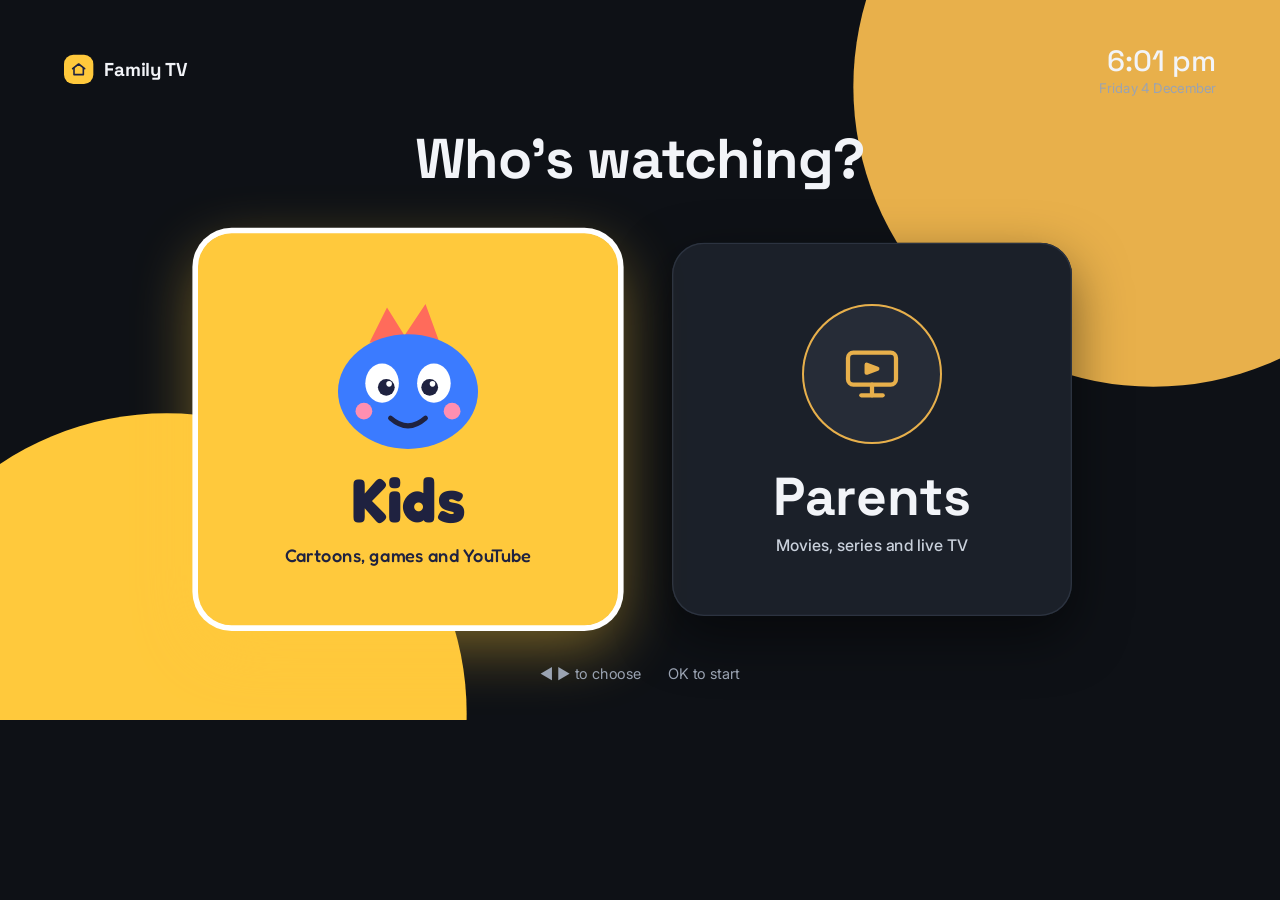
<file: app/src/main/assets/www/index.html>
<!doctype html>
<html lang="en">
<head>
<meta charset="utf-8">
<meta name="viewport" content="width=1920">
<title>Family TV</title>
<link rel="preconnect" href="https://fonts.googleapis.com">
<link href="https://fonts.googleapis.com/css2?family=Fredoka:wght@500;600;700&family=Space+Grotesk:wght@500;700&family=Inter:wght@400;500;600&display=swap" rel="stylesheet">
<link rel="stylesheet" href="style.css">
</head>
<body>
<div id="stage">

  <!-- 1 · Who's watching? -->
  <section id="picker" class="screen active" aria-label="Who's watching?">
    <div class="glow g1" aria-hidden="true"></div>
    <div class="glow g2" aria-hidden="true"></div>
    <header class="topbar">
      <div class="brand"><span class="brand-mark" aria-hidden="true"><svg width="24" height="24" viewBox="0 0 24 24" fill="none" stroke="#1F2240" stroke-width="2.4" stroke-linecap="round" stroke-linejoin="round"><path d="M3 11l9-7 9 7"/><path d="M5 10v10h14V10"/></svg></span>Family TV</div>
      <div class="clock"><div class="time" data-clock="time"></div><div class="date" data-clock="date"></div></div>
    </header>
    <div class="picker-body">
      <h1>Who's watching?</h1>
      <div class="picker-cards">
        <button class="pick pick-kids" data-nav data-action="kids" aria-label="Kids">
          <svg class="bob mascot" width="250" height="230" viewBox="0 0 250 230" aria-hidden="true"><use href="#mascot"/></svg>
          <span class="pick-title">Kids</span>
          <span class="pick-sub">Cartoons, games and YouTube</span>
        </button>
        <button class="pick pick-parents" data-nav data-action="parents" aria-label="Parents, PIN protected">
          <span class="pick-badge" aria-hidden="true"><svg width="96" height="96" viewBox="0 0 24 24" fill="none" stroke="#E8B04B" stroke-width="1.6" stroke-linecap="round" stroke-linejoin="round"><rect x="3" y="4" width="18" height="12" rx="2"/><path d="M8 20h8"/><path d="M12 16v4"/><path d="M10 8.5l4 1.5-4 1.5z" fill="#E8B04B"/></svg></span>
          <span class="pick-title">Parents</span>
          <span class="pick-sub"><svg width="22" height="22" viewBox="0 0 24 24" fill="none" stroke="#E8B04B" stroke-width="2" stroke-linecap="round" aria-hidden="true"><rect x="5" y="11" width="14" height="10" rx="2"/><path d="M8 11V7a4 4 0 0 1 8 0v4"/></svg> Movies, series and live TV · PIN</span>
        </button>
      </div>
    </div>
    <footer class="hints"><span>◀ ▶ to choose</span><span>OK to start</span></footer>
  </section>

  <!-- 1b · Which kid? -->
  <section id="who" class="screen" aria-label="Which kid is watching?">
    <div class="who-bg" aria-hidden="true">
      <i style="left:6%;top:14%;background:#FF5A5F"></i><i style="left:18%;top:78%;background:#9B6BFF"></i>
      <i style="left:42%;top:8%;background:#5BD46B"></i><i style="left:66%;top:86%;background:#FF9F43"></i>
      <i style="left:86%;top:18%;background:#3B9BFF"></i><i style="left:92%;top:66%;background:#FF8FB1"></i>
      <i style="left:4%;top:52%;background:#FFFFFF"></i><i style="left:56%;top:22%;background:#FFFFFF"></i>
    </div>
    <div class="who-body">
      <h1 class="who-title">Who's watching?</h1>
      <div class="who-cards" id="who-cards"></div>
    </div>
    <footer class="hints who-hints"><span>◀ ▶ to choose</span><span>OK to start</span><span>Back for grown-ups</span></footer>
  </section>

  <!-- PIN pad -->
  <section id="pin" class="screen" aria-label="Parents PIN">
    <div class="pin-box">
      <h2 id="pin-title">Enter parents PIN</h2>
      <p id="pin-sub">4 digits</p>
      <div class="pin-dots" aria-hidden="true"><i></i><i></i><i></i><i></i></div>
      <div class="pin-pad" id="pin-pad"></div>
      <p id="pin-msg" role="status"></p>
    </div>
  </section>

  <!-- 2 · Kids -->
  <section id="kids" class="screen" aria-label="Kids home">
    <div class="kids-bg" aria-hidden="true">
      <svg width="1920" height="1080" viewBox="0 0 1920 1080">
        <defs>
          <linearGradient id="sky" x1="0" y1="0" x2="0" y2="1"><stop offset="0" stop-color="#6FCBFF"/><stop offset="1" stop-color="#D6F3FF"/></linearGradient>
          <pattern id="dots" width="34" height="34" patternUnits="userSpaceOnUse"><circle cx="4" cy="4" r="3" fill="#FFFFFF" opacity=".35"/></pattern>
        </defs>
        <rect width="1920" height="1080" fill="url(#sky)"/>
        <rect width="1920" height="1080" fill="url(#dots)"/>
        <!-- sun -->
        <g class="spin" style="transform-origin:1700px 150px">
          <g stroke="#FFC93C" stroke-width="14" stroke-linecap="round">
            <path d="M1700 20v-40M1700 280v40M1570 150h-40M1830 150h40M1608 58l-28-28M1792 242l28 28M1608 242l-28 28M1792 58l28-28"/>
          </g>
        </g>
        <circle cx="1700" cy="150" r="92" fill="#FFD84D"/>
        <circle cx="1670" cy="135" r="9" fill="#1F2240"/><circle cx="1730" cy="135" r="9" fill="#1F2240"/>
        <path d="M1668 170 Q1700 196 1732 170" fill="none" stroke="#1F2240" stroke-width="8" stroke-linecap="round"/>
        <circle cx="1650" cy="165" r="12" fill="#FF8FB1" opacity=".8"/><circle cx="1750" cy="165" r="12" fill="#FF8FB1" opacity=".8"/>
        <!-- rainbow -->
        <g fill="none" stroke-width="34" opacity=".9">
          <path d="M-60 1080 A560 560 0 0 1 1060 1080" stroke="#FF5A5F"/>
          <path d="M-26 1080 A526 526 0 0 1 1026 1080" stroke="#FF9F43"/>
          <path d="M8 1080 A492 492 0 0 1 992 1080" stroke="#FFD84D"/>
          <path d="M42 1080 A458 458 0 0 1 958 1080" stroke="#5BD46B"/>
          <path d="M76 1080 A424 424 0 0 1 924 1080" stroke="#3B9BFF"/>
          <path d="M110 1080 A390 390 0 0 1 890 1080" stroke="#9B6BFF"/>
        </g>
        <!-- clouds -->
        <g class="drift" fill="#FFFFFF"><ellipse cx="300" cy="240" rx="90" ry="44"/><ellipse cx="370" cy="214" rx="70" ry="54"/><ellipse cx="440" cy="246" rx="70" ry="40"/></g>
        <g class="drift2" fill="#FFFFFF" opacity=".9"><ellipse cx="1180" cy="120" rx="80" ry="38"/><ellipse cx="1240" cy="98" rx="60" ry="46"/><ellipse cx="1300" cy="124" rx="62" ry="34"/></g>
        <!-- balloons -->
        <g class="float1"><path d="M1860 470 q-6 70 10 140" stroke="#1F2240" stroke-width="3" fill="none"/><ellipse cx="1860" cy="420" rx="44" ry="54" fill="#FF5A5F"/><ellipse cx="1846" cy="400" rx="10" ry="16" fill="#FFFFFF" opacity=".5"/></g>
        <g class="float2"><path d="M1790 560 q8 70 -6 140" stroke="#1F2240" stroke-width="3" fill="none"/><ellipse cx="1790" cy="510" rx="40" ry="50" fill="#9B6BFF"/><ellipse cx="1776" cy="492" rx="9" ry="14" fill="#FFFFFF" opacity=".5"/></g>
        <g class="float3"><path d="M50 600 q-8 70 8 140" stroke="#1F2240" stroke-width="3" fill="none"/><ellipse cx="50" cy="550" rx="40" ry="50" fill="#5BD46B"/><ellipse cx="36" cy="532" rx="9" ry="14" fill="#FFFFFF" opacity=".5"/></g>
        <!-- kite -->
        <g class="float2"><path d="M1480 330 l50 -70 l50 70 l-50 90 z" fill="#FF9F43"/><path d="M1530 260 v160 M1480 330 h100" stroke="#FFFFFF" stroke-width="4"/><path d="M1530 420 q-30 50 10 90 q40 40 0 90" stroke="#1F2240" stroke-width="3" fill="none"/><path d="M1522 470 l16 8 -16 8z M1530 540 l16 8 -16 8z" fill="#FF5A5F"/></g>
        <!-- confetti -->
        <g class="twinkle">
          <path d="M760 70 l10 22 22 10 -22 10 -10 22 -10 -22 -22 -10 22 -10z" fill="#FFFFFF"/>
          <path d="M1060 300 l7 16 16 7 -16 7 -7 16 -7 -16 -16 -7 16 -7z" fill="#FFD84D"/>
          <path d="M140 420 l7 16 16 7 -16 7 -7 16 -7 -16 -16 -7 16 -7z" fill="#FFFFFF"/>
        </g>
        <g opacity=".85">
          <circle cx="620" cy="160" r="9" fill="#FF5A5F"/><circle cx="980" cy="210" r="7" fill="#9B6BFF"/><rect x="1380" y="210" width="16" height="16" rx="3" fill="#5BD46B" transform="rotate(25 1388 218)"/>
          <circle cx="1880" cy="760" r="9" fill="#FFD84D"/><rect x="24" y="340" width="16" height="16" rx="3" fill="#FF9F43" transform="rotate(-20 32 348)"/><circle cx="1860" cy="300" r="7" fill="#FFFFFF"/>
        </g>
        <!-- hills -->
        <ellipse cx="1500" cy="1160" rx="760" ry="260" fill="#7ED957"/>
        <ellipse cx="420" cy="1190" rx="720" ry="230" fill="#5BC236"/>
        <!-- flowers -->
        <g><path d="M1180 1000 v40" stroke="#2E8B3A" stroke-width="5"/><circle cx="1180" cy="995" r="14" fill="#FF8FB1"/><circle cx="1180" cy="995" r="6" fill="#FFD84D"/></g>
        <g><path d="M1260 1010 v40" stroke="#2E8B3A" stroke-width="5"/><circle cx="1260" cy="1005" r="14" fill="#FFFFFF"/><circle cx="1260" cy="1005" r="6" fill="#FF9F43"/></g>
        <g><path d="M300 1030 v36" stroke="#2E8B3A" stroke-width="5"/><circle cx="300" cy="1025" r="13" fill="#9B6BFF"/><circle cx="300" cy="1025" r="5" fill="#FFD84D"/></g>
        <!-- friends: pink bunny-blob, green dino-blob, the blue mascot -->
        <g class="hop" style="transform-origin:1450px 1000px">
          <ellipse cx="1430" cy="930" rx="14" ry="40" fill="#FF8FB1"/><ellipse cx="1470" cy="930" rx="14" ry="40" fill="#FF8FB1"/>
          <ellipse cx="1450" cy="1000" rx="62" ry="54" fill="#FFB3CC"/>
          <circle cx="1430" cy="990" r="8" fill="#1F2240"/><circle cx="1470" cy="990" r="8" fill="#1F2240"/>
          <path d="M1438 1018 Q1450 1028 1462 1018" fill="none" stroke="#1F2240" stroke-width="5" stroke-linecap="round"/>
        </g>
        <g class="bob" style="transform-origin:1640px 990px">
          <path d="M1590 960 l14 -30 14 26 14 -30 14 26 14 -28 10 36" fill="#2E8B3A"/>
          <ellipse cx="1650" cy="1000" rx="82" ry="60" fill="#4CC76A"/>
          <path d="M1720 1010 q60 0 70 -40 q-10 60 -70 64z" fill="#4CC76A"/>
          <circle cx="1620" cy="985" r="15" fill="#FFFFFF"/><circle cx="1624" cy="988" r="7" fill="#1F2240"/>
          <path d="M1600 1020 Q1625 1036 1650 1020" fill="none" stroke="#1F2240" stroke-width="5" stroke-linecap="round"/>
        </g>
        <g transform="translate(1745 905) scale(.62)"><g class="bob2"><use href="#mascot"/></g></g>
      </svg>
    </div>
    <div class="kids-scroll page-scroll">
      <header class="kids-top">
        <div class="kids-hello">
          <svg class="bob" width="84" height="78" viewBox="0 0 250 230" aria-hidden="true"><use href="#mascot"/></svg>
          <div><div class="kids-greet" id="kids-greet">Hi there, superstar!</div><div class="kids-q">What do you want to watch today?</div></div>
        </div>
        <div class="kids-right">
          <span class="kids-time" data-clock="time"></span>
          <button class="pill" data-nav data-action="grownups"><svg width="24" height="24" viewBox="0 0 24 24" fill="none" stroke="#FFC93C" stroke-width="2.4" stroke-linecap="round" aria-hidden="true"><rect x="5" y="11" width="14" height="10" rx="2"/><path d="M8 11V7a4 4 0 0 1 8 0v4"/></svg>Grown-ups</button>
        </div>
      </header>
      <div class="kids-hero" id="kids-hero"></div>
      <section class="ksec"><h2><span class="khead k1">My shows and apps</span></h2><div class="kgrid" id="kids-apps"></div></section>
      <section class="ksec"><h2><span class="khead k2">Games</span></h2><div class="krow" id="kids-games"></div></section>
      <section class="ksec"><h2><span class="khead k3">Family movies on Netflix and Prime</span> <span class="chip">updates every day</span></h2><div class="krow row-scroll" id="kids-movies"></div></section>
      <section class="ksec"><h2><span class="khead k4">Kids series</span></h2><div class="krow row-scroll" id="kids-series"></div></section>
      <div class="kids-foot"><span>Movie info and show artwork from TMDB</span></div>
    </div>
  </section>

  <!-- 3 · Parents -->
  <section id="parents" class="screen" aria-label="Parents home">
    <header class="ptop">
      <nav class="ptabs" id="ptabs">
        <span class="plogo">Family TV</span>
        <button class="ptab" data-nav data-tab="home">Home</button>
        <button class="ptab" data-nav data-tab="movies">Movies</button>
        <button class="ptab" data-nav data-tab="series">Series</button>
        <button class="ptab" data-nav data-tab="live">Live TV</button>
        <button class="ptab" data-nav data-tab="apps">Apps</button>
      </nav>
      <div class="pright">
        <button class="picon" data-nav data-action="settings" aria-label="Settings"><svg width="30" height="30" viewBox="0 0 24 24" fill="none" stroke="currentColor" stroke-width="2" stroke-linecap="round" stroke-linejoin="round" aria-hidden="true"><circle cx="12" cy="12" r="3"/><path d="M19.4 15a1.7 1.7 0 0 0 .3 1.8l.1.1a2 2 0 1 1-2.8 2.8l-.1-.1a1.7 1.7 0 0 0-1.8-.3 1.7 1.7 0 0 0-1 1.5V21a2 2 0 1 1-4 0v-.1a1.7 1.7 0 0 0-1.1-1.5 1.7 1.7 0 0 0-1.8.3l-.1.1a2 2 0 1 1-2.8-2.8l.1-.1a1.7 1.7 0 0 0 .3-1.8 1.7 1.7 0 0 0-1.5-1H3a2 2 0 1 1 0-4h.1a1.7 1.7 0 0 0 1.5-1.1 1.7 1.7 0 0 0-.3-1.8l-.1-.1a2 2 0 1 1 2.8-2.8l.1.1a1.7 1.7 0 0 0 1.8.3H9a1.7 1.7 0 0 0 1-1.5V3a2 2 0 1 1 4 0v.1a1.7 1.7 0 0 0 1 1.5 1.7 1.7 0 0 0 1.8-.3l.1-.1a2 2 0 1 1 2.8 2.8l-.1.1a1.7 1.7 0 0 0-.3 1.8V9a1.7 1.7 0 0 0 1.5 1H21a2 2 0 1 1 0 4h-.1a1.7 1.7 0 0 0-1.5 1z"/></svg></button>
        <span class="ptime" data-clock="time"></span>
        <button class="pswitch" data-nav data-action="switch"><svg width="22" height="22" viewBox="0 0 24 24" fill="none" stroke="currentColor" stroke-width="2" stroke-linecap="round" aria-hidden="true"><circle cx="12" cy="8" r="4"/><path d="M4 21c1.5-4 4.5-6 8-6s6.5 2 8 6"/></svg>Switch user</button>
      </div>
    </header>
    <div class="pbody page-scroll" id="pbody"></div>
  </section>

  <!-- Title details -->
  <section id="detail" class="overlay" aria-label="Title details">
    <div class="detail-bg" id="detail-bg"></div>
    <div class="detail-scrim"></div>
    <div class="detail-body">
      <span class="detail-kicker" id="detail-kicker"></span>
      <h2 id="detail-title"></h2>
      <p class="detail-meta" id="detail-meta"></p>
      <p class="detail-overview" id="detail-overview"></p>
      <div class="detail-actions" id="detail-actions"></div>
      <p class="detail-hint">Opens the app; search for the title there if it doesn't appear straight away.</p>
    </div>
  </section>

  <!-- Settings -->
  <section id="settings" class="overlay" aria-label="Settings">
    <div class="set-box">
      <h2>Settings</h2>
      <div class="set-list" id="set-list"></div>
      <p class="set-about" id="set-about"></p>
    </div>
  </section>

  <div id="toast" role="status" aria-live="polite"></div>
</div>

<svg width="0" height="0" style="position:absolute" aria-hidden="true">
  <defs>
    <g id="mascot">
      <path d="M70 70 L95 20 L120 60 L150 15 L170 70 Z" fill="#FF6B5B"/>
      <ellipse cx="125" cy="140" rx="100" ry="82" fill="#3B7BFF"/>
      <ellipse cx="88" cy="128" rx="24" ry="28" fill="#fff"/>
      <ellipse cx="162" cy="128" rx="24" ry="28" fill="#fff"/>
      <circle cx="94" cy="134" r="12" fill="#1F2240"/>
      <circle cx="156" cy="134" r="12" fill="#1F2240"/>
      <circle cx="98" cy="129" r="4" fill="#fff"/>
      <circle cx="160" cy="129" r="4" fill="#fff"/>
      <path d="M100 178 Q125 200 150 178" fill="none" stroke="#1F2240" stroke-width="7" stroke-linecap="round"/>
      <circle cx="62" cy="168" r="12" fill="#FF8FB1"/>
      <circle cx="188" cy="168" r="12" fill="#FF8FB1"/>
    </g>
  </defs>
</svg>
<script src="config.js"></script>
<script src="app.js"></script>
</body>
</html>
</file>
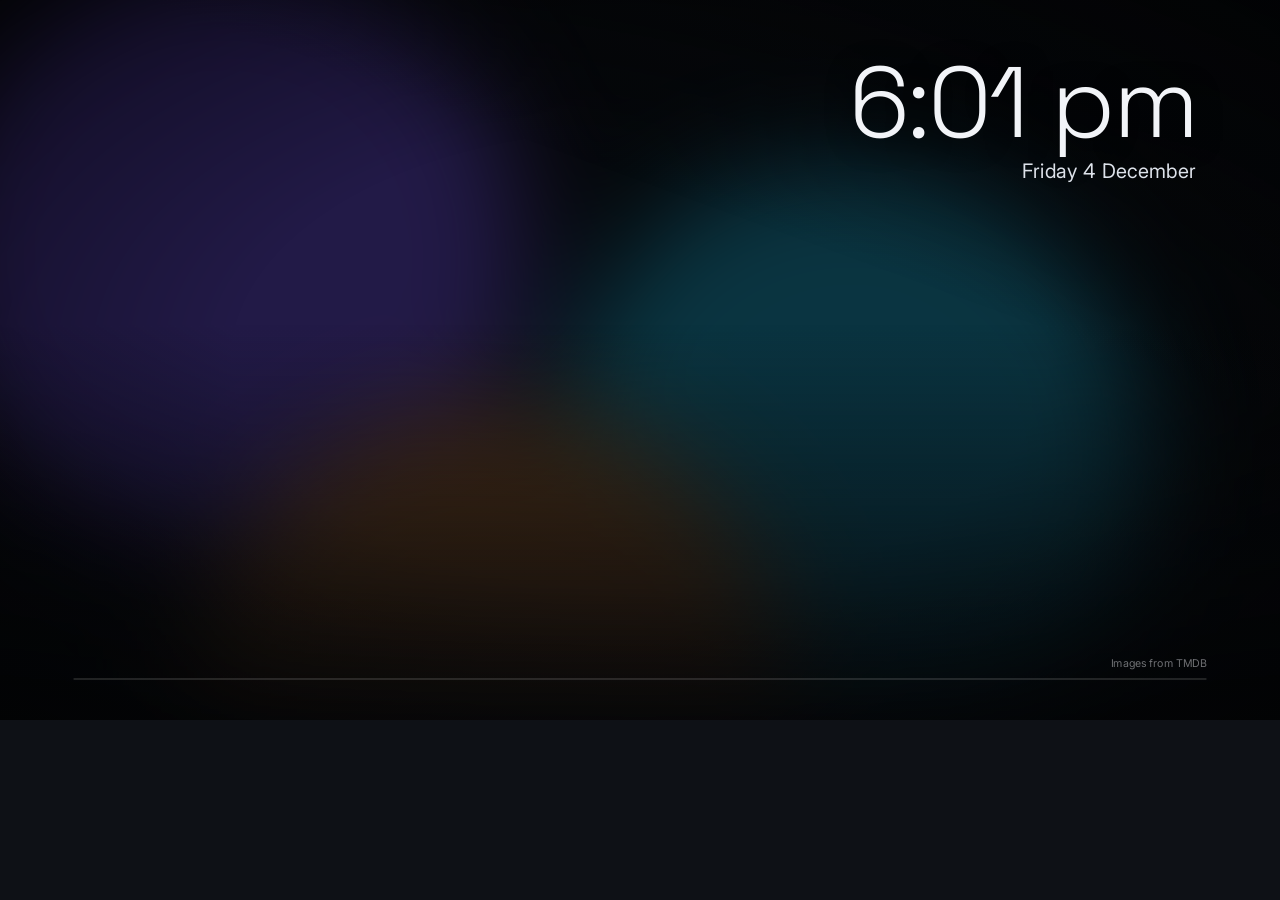
<file: app/src/main/assets/www/screensaver.html>
<!doctype html>
<html lang="en">
<head>
<meta charset="utf-8">
<meta name="viewport" content="width=1920">
<title>Family TV screensaver</title>
<link rel="preconnect" href="https://fonts.googleapis.com">
<link href="https://fonts.googleapis.com/css2?family=Fredoka:wght@500;600;700&family=Space+Grotesk:wght@300;500;700&family=Inter:wght@400;500;600&display=swap" rel="stylesheet">
<link rel="stylesheet" href="style.css">
<link rel="stylesheet" href="screensaver.css">
</head>
<body>
<div id="stage">

  <!-- Grown-ups: cinematic slideshow -->
  <section id="ss-film" class="ss">
    <div class="ss-aurora" aria-hidden="true"><i></i><i></i><i></i></div>
    <div class="ss-layer" id="ss-a"></div>
    <div class="ss-layer" id="ss-b"></div>
    <div class="ss-shade" aria-hidden="true"></div>
    <div class="ss-info" id="ss-info"></div>
    <div class="ss-clock" id="ss-clock">
      <div class="ss-time" data-clock="time"></div>
      <div class="ss-date" data-clock="date"></div>
      <div class="ss-weather" id="ss-weather"></div>
    </div>
    <div class="ss-bar" aria-hidden="true"><b id="ss-bar"></b></div>
    <div class="ss-credit">Images from TMDB</div>
  </section>

  <!-- Kids: sleepy sky -->
  <section id="ss-kids" class="ss">
    <div class="kids-bg" aria-hidden="true">
      <svg width="1920" height="1080" viewBox="0 0 1920 1080">
        <defs>
          <linearGradient id="sky" x1="0" y1="0" x2="0" y2="1"><stop offset="0" stop-color="#6FCBFF"/><stop offset="1" stop-color="#D6F3FF"/></linearGradient>
          <pattern id="dots" width="34" height="34" patternUnits="userSpaceOnUse"><circle cx="4" cy="4" r="3" fill="#FFFFFF" opacity=".35"/></pattern>
        </defs>
        <rect width="1920" height="1080" fill="url(#sky)"/>
        <rect width="1920" height="1080" fill="url(#dots)"/>
        <!-- sun -->
        <g class="spin" style="transform-origin:1700px 150px">
          <g stroke="#FFC93C" stroke-width="14" stroke-linecap="round">
            <path d="M1700 20v-40M1700 280v40M1570 150h-40M1830 150h40M1608 58l-28-28M1792 242l28 28M1608 242l-28 28M1792 58l28-28"/>
          </g>
        </g>
        <circle cx="1700" cy="150" r="92" fill="#FFD84D"/>
        <circle cx="1670" cy="135" r="9" fill="#1F2240"/><circle cx="1730" cy="135" r="9" fill="#1F2240"/>
        <path d="M1668 170 Q1700 196 1732 170" fill="none" stroke="#1F2240" stroke-width="8" stroke-linecap="round"/>
        <circle cx="1650" cy="165" r="12" fill="#FF8FB1" opacity=".8"/><circle cx="1750" cy="165" r="12" fill="#FF8FB1" opacity=".8"/>
        <!-- rainbow -->
        <g fill="none" stroke-width="34" opacity=".9">
          <path d="M-60 1080 A560 560 0 0 1 1060 1080" stroke="#FF5A5F"/>
          <path d="M-26 1080 A526 526 0 0 1 1026 1080" stroke="#FF9F43"/>
          <path d="M8 1080 A492 492 0 0 1 992 1080" stroke="#FFD84D"/>
          <path d="M42 1080 A458 458 0 0 1 958 1080" stroke="#5BD46B"/>
          <path d="M76 1080 A424 424 0 0 1 924 1080" stroke="#3B9BFF"/>
          <path d="M110 1080 A390 390 0 0 1 890 1080" stroke="#9B6BFF"/>
        </g>
        <!-- clouds -->
        <g class="drift" fill="#FFFFFF"><ellipse cx="300" cy="240" rx="90" ry="44"/><ellipse cx="370" cy="214" rx="70" ry="54"/><ellipse cx="440" cy="246" rx="70" ry="40"/></g>
        <g class="drift2" fill="#FFFFFF" opacity=".9"><ellipse cx="1180" cy="120" rx="80" ry="38"/><ellipse cx="1240" cy="98" rx="60" ry="46"/><ellipse cx="1300" cy="124" rx="62" ry="34"/></g>
        <!-- balloons -->
        <g class="float1"><path d="M1860 470 q-6 70 10 140" stroke="#1F2240" stroke-width="3" fill="none"/><ellipse cx="1860" cy="420" rx="44" ry="54" fill="#FF5A5F"/><ellipse cx="1846" cy="400" rx="10" ry="16" fill="#FFFFFF" opacity=".5"/></g>
        <g class="float2"><path d="M1790 560 q8 70 -6 140" stroke="#1F2240" stroke-width="3" fill="none"/><ellipse cx="1790" cy="510" rx="40" ry="50" fill="#9B6BFF"/><ellipse cx="1776" cy="492" rx="9" ry="14" fill="#FFFFFF" opacity=".5"/></g>
        <g class="float3"><path d="M50 600 q-8 70 8 140" stroke="#1F2240" stroke-width="3" fill="none"/><ellipse cx="50" cy="550" rx="40" ry="50" fill="#5BD46B"/><ellipse cx="36" cy="532" rx="9" ry="14" fill="#FFFFFF" opacity=".5"/></g>
        <!-- kite -->
        <g class="float2"><path d="M1480 330 l50 -70 l50 70 l-50 90 z" fill="#FF9F43"/><path d="M1530 260 v160 M1480 330 h100" stroke="#FFFFFF" stroke-width="4"/><path d="M1530 420 q-30 50 10 90 q40 40 0 90" stroke="#1F2240" stroke-width="3" fill="none"/><path d="M1522 470 l16 8 -16 8z M1530 540 l16 8 -16 8z" fill="#FF5A5F"/></g>
        <!-- confetti -->
        <g class="twinkle">
          <path d="M760 70 l10 22 22 10 -22 10 -10 22 -10 -22 -22 -10 22 -10z" fill="#FFFFFF"/>
          <path d="M1060 300 l7 16 16 7 -16 7 -7 16 -7 -16 -16 -7 16 -7z" fill="#FFD84D"/>
          <path d="M140 420 l7 16 16 7 -16 7 -7 16 -7 -16 -16 -7 16 -7z" fill="#FFFFFF"/>
        </g>
        <g opacity=".85">
          <circle cx="620" cy="160" r="9" fill="#FF5A5F"/><circle cx="980" cy="210" r="7" fill="#9B6BFF"/><rect x="1380" y="210" width="16" height="16" rx="3" fill="#5BD46B" transform="rotate(25 1388 218)"/>
          <circle cx="1880" cy="760" r="9" fill="#FFD84D"/><rect x="24" y="340" width="16" height="16" rx="3" fill="#FF9F43" transform="rotate(-20 32 348)"/><circle cx="1860" cy="300" r="7" fill="#FFFFFF"/>
        </g>
        <!-- hills -->
        <ellipse cx="1500" cy="1160" rx="760" ry="260" fill="#7ED957"/>
        <ellipse cx="420" cy="1190" rx="720" ry="230" fill="#5BC236"/>
        <!-- flowers -->
        <g><path d="M1180 1000 v40" stroke="#2E8B3A" stroke-width="5"/><circle cx="1180" cy="995" r="14" fill="#FF8FB1"/><circle cx="1180" cy="995" r="6" fill="#FFD84D"/></g>
        <g><path d="M1260 1010 v40" stroke="#2E8B3A" stroke-width="5"/><circle cx="1260" cy="1005" r="14" fill="#FFFFFF"/><circle cx="1260" cy="1005" r="6" fill="#FF9F43"/></g>
        <g><path d="M300 1030 v36" stroke="#2E8B3A" stroke-width="5"/><circle cx="300" cy="1025" r="13" fill="#9B6BFF"/><circle cx="300" cy="1025" r="5" fill="#FFD84D"/></g>
        <!-- friends: pink bunny-blob, green dino-blob, the blue mascot -->
        <g class="hop" style="transform-origin:1450px 1000px">
          <ellipse cx="1430" cy="930" rx="14" ry="40" fill="#FF8FB1"/><ellipse cx="1470" cy="930" rx="14" ry="40" fill="#FF8FB1"/>
          <ellipse cx="1450" cy="1000" rx="62" ry="54" fill="#FFB3CC"/>
          <circle cx="1430" cy="990" r="8" fill="#1F2240"/><circle cx="1470" cy="990" r="8" fill="#1F2240"/>
          <path d="M1438 1018 Q1450 1028 1462 1018" fill="none" stroke="#1F2240" stroke-width="5" stroke-linecap="round"/>
        </g>
        <g class="bob" style="transform-origin:1640px 990px">
          <path d="M1590 960 l14 -30 14 26 14 -30 14 26 14 -28 10 36" fill="#2E8B3A"/>
          <ellipse cx="1650" cy="1000" rx="82" ry="60" fill="#4CC76A"/>
          <path d="M1720 1010 q60 0 70 -40 q-10 60 -70 64z" fill="#4CC76A"/>
          <circle cx="1620" cy="985" r="15" fill="#FFFFFF"/><circle cx="1624" cy="988" r="7" fill="#1F2240"/>
          <path d="M1600 1020 Q1625 1036 1650 1020" fill="none" stroke="#1F2240" stroke-width="5" stroke-linecap="round"/>
        </g>
        
      </svg>
    </div>
    <div class="ssk-card" id="ssk-card">
      <svg class="ssk-mascot" width="260" height="240" viewBox="0 0 250 230" aria-hidden="true">
        <path d="M70 70 L95 20 L120 60 L150 15 L170 70 Z" fill="#FF6B5B"/>
        <ellipse cx="125" cy="140" rx="100" ry="82" fill="#3B7BFF"/>
        <path d="M70 130 Q88 142 106 130" fill="none" stroke="#1F2240" stroke-width="7" stroke-linecap="round"/>
        <path d="M144 130 Q162 142 180 130" fill="none" stroke="#1F2240" stroke-width="7" stroke-linecap="round"/>
        <ellipse cx="125" cy="178" rx="14" ry="10" fill="#1F2240"/>
        <circle cx="62" cy="160" r="12" fill="#FF8FB1"/><circle cx="188" cy="160" r="12" fill="#FF8FB1"/>
      </svg>
      <div class="ssk-z" aria-hidden="true"><span>Z</span><span>z</span><span>z</span></div>
      <div class="ssk-time" data-clock="time"></div>
      <div class="ssk-date" data-clock="date"></div>
      <div class="ssk-msg">Shh… the TV is having a little rest</div>
      <div class="ssk-weather" id="ssk-weather"></div>
    </div>
  </section>
</div>
<svg width="0" height="0" style="position:absolute" aria-hidden="true">
  <defs>
    <g id="mascot">
      <path d="M70 70 L95 20 L120 60 L150 15 L170 70 Z" fill="#FF6B5B"/>
      <ellipse cx="125" cy="140" rx="100" ry="82" fill="#3B7BFF"/>
      <ellipse cx="88" cy="128" rx="24" ry="28" fill="#fff"/><ellipse cx="162" cy="128" rx="24" ry="28" fill="#fff"/>
      <circle cx="94" cy="134" r="12" fill="#1F2240"/><circle cx="156" cy="134" r="12" fill="#1F2240"/>
      <path d="M100 178 Q125 200 150 178" fill="none" stroke="#1F2240" stroke-width="7" stroke-linecap="round"/>
    </g>
  </defs>
</svg>
<script src="config.js"></script>
<script src="screensaver.js"></script>
</body>
</html>
</file>
<file: app/src/main/assets/www/style.css>
/* Family TV - 1920x1080 stage, scaled to the screen by app.js */
* { box-sizing: border-box; }
html, body { margin: 0; width: 100%; height: 100%; overflow: hidden; background: #0E1116; }
body { font-family: Inter, system-ui, sans-serif; color: #F2F4F8; -webkit-font-smoothing: antialiased; }
button { font: inherit; color: inherit; background: none; border: 0; padding: 0; cursor: pointer; text-align: inherit; }
button:focus, a:focus { outline: none; }
h1, h2, h3, p { margin: 0; }

#stage { position: absolute; left: 0; top: 0; width: 1920px; height: 1080px; transform-origin: 0 0; overflow: hidden; }
.screen { position: absolute; inset: 0; display: none; }
.screen.active { display: block; }
.overlay { position: absolute; inset: 0; display: none; z-index: 20; }
.overlay.active { display: block; }
.page-scroll { position: absolute; inset: 0; overflow-y: auto; overflow-x: hidden; scrollbar-width: none; }
.page-scroll::-webkit-scrollbar, .row-scroll::-webkit-scrollbar { display: none; }
.row-scroll { position: relative; overflow-x: auto; overflow-y: visible; scrollbar-width: none; }

@keyframes bob { 0%,100% { transform: translateY(0); } 50% { transform: translateY(-12px); } }
@keyframes drift { 0% { transform: translateX(0); } 100% { transform: translateX(60px); } }
@keyframes rise { from { opacity: 0; transform: translateY(14px); } to { opacity: 1; transform: none; } }
@keyframes shimmer { 0% { background-position: -400px 0; } 100% { background-position: 400px 0; } }
.bob { animation: bob 3.2s ease-in-out infinite; }
.drift { animation: drift 9s ease-in-out infinite alternate; }
.screen.active > * { animation: rise .35s ease both; }

/* ---------------------------------------------------------------- picker */
#picker { background: #0E1116; padding: 64px 96px; }
.glow { position: absolute; border-radius: 50%; width: 900px; height: 900px; }
.g1 { left: -200px; top: 620px; background: #FFC93C; opacity: .07; }
.g2 { right: -260px; top: -320px; background: #E8B04B; opacity: .06; }
.topbar { position: relative; display: flex; justify-content: space-between; align-items: center; }
.brand { display: flex; align-items: center; gap: 16px; font-family: 'Space Grotesk', sans-serif; font-weight: 700; font-size: 28px; }
.brand-mark { width: 44px; height: 44px; border-radius: 14px; background: #FFC93C; display: flex; align-items: center; justify-content: center; }
.clock { text-align: right; }
.clock .time { font-family: 'Space Grotesk', sans-serif; font-size: 44px; font-weight: 500; }
.clock .date { font-size: 20px; color: #9AA3B2; }
.picker-body { position: relative; height: 820px; display: flex; flex-direction: column; align-items: center; justify-content: center; gap: 72px; }
.picker-body h1 { font-family: 'Space Grotesk', sans-serif; font-size: 84px; letter-spacing: -1px; }
.picker-cards { display: flex; gap: 96px; }
.pick { width: 600px; height: 560px; border-radius: 48px; display: flex; flex-direction: column; align-items: center; justify-content: center; gap: 20px; transition: transform .25s ease, box-shadow .25s ease; text-align: center; }
.pick-kids { background: #FFC93C; color: #1F2240; box-shadow: 0 30px 80px rgba(255,201,60,.25); }
.pick-parents { background: #1B2029; box-shadow: inset 0 0 0 2px #2C3340, 0 30px 80px rgba(0,0,0,.5); }
.pick:focus { transform: scale(1.05); }
.pick-kids:focus { box-shadow: 0 0 0 8px #FFFFFF, 0 30px 90px rgba(255,201,60,.45); }
.pick-parents:focus { box-shadow: 0 0 0 8px #E8B04B, 0 30px 90px rgba(0,0,0,.6); }
.pick-title { font-family: Fredoka, sans-serif; font-weight: 700; font-size: 88px; line-height: 1; }
.pick-parents .pick-title { font-family: 'Space Grotesk', sans-serif; font-size: 80px; margin-top: 18px; }
.pick-sub { font-family: Fredoka, sans-serif; font-weight: 500; font-size: 26px; display: flex; align-items: center; gap: 10px; }
.pick-parents .pick-sub { font-family: Inter, sans-serif; font-size: 24px; color: #C9D0DB; }
.pick-badge { width: 210px; height: 210px; border-radius: 50%; background: #262C37; display: flex; align-items: center; justify-content: center; box-shadow: inset 0 0 0 3px #E8B04B; }
.hints { position: absolute; left: 0; right: 0; bottom: 56px; display: flex; justify-content: center; gap: 40px; font-size: 22px; color: #9AA3B2; }

/* ---------------------------------------------------------------- which kid */
#who { background: #FFC93C; color: #1F2240; font-family: Fredoka, system-ui, sans-serif; overflow: hidden; }
.who-bg { position: absolute; inset: 0; }
.who-bg i { position: absolute; width: 26px; height: 26px; border-radius: 50%; opacity: .9; animation: twinkle 2.8s ease-in-out infinite; }
.who-bg i:nth-child(even) { width: 18px; height: 18px; border-radius: 5px; transform: rotate(20deg); animation-delay: 1.2s; }
#who::before { content: ''; position: absolute; inset: 0; background: radial-gradient(rgba(255,255,255,.35) 4px, transparent 4.5px) 0 0 / 40px 40px; }
.who-body { position: relative; height: 100%; display: flex; flex-direction: column; align-items: center; justify-content: center; gap: 70px; }
.who-title { font-weight: 700; font-size: 96px; letter-spacing: -1px; text-shadow: 0 6px 0 rgba(255,255,255,.5); }
.who-cards { display: flex; gap: 64px; }
.who-card { width: 420px; height: 500px; border-radius: 56px; background: #FFFFFF; display: flex; flex-direction: column; align-items: center; justify-content: center; gap: 22px; box-shadow: 0 14px 0 rgba(31,34,64,.18); transition: transform .25s cubic-bezier(.34,1.56,.64,1), box-shadow .25s; text-align: center; }
.who-card:focus { transform: scale(1.08) rotate(-1.5deg); box-shadow: 0 0 0 10px #1F2240, 0 24px 0 rgba(31,34,64,.18); }
.who-card:focus .who-av { animation: bob 1.2s ease-in-out infinite; }
.who-name { font-weight: 700; font-size: 72px; line-height: 1; }
.who-sub { font-weight: 500; font-size: 26px; color: #4A4E70; }
.who-av { display: flex; align-items: flex-end; justify-content: center; height: 230px; }
.who-hints { color: #1F2240; font-family: Fredoka, sans-serif; font-weight: 500; }

#pin { background: #0E1116; display: none; }
#pin.active { display: flex; align-items: center; justify-content: center; }
.pin-box { text-align: center; display: flex; flex-direction: column; align-items: center; gap: 22px; }
.pin-box h2 { font-family: 'Space Grotesk', sans-serif; font-size: 60px; }
#pin-sub { font-size: 24px; color: #9AA3B2; }
.pin-dots { display: flex; gap: 26px; margin: 10px 0 18px; }
.pin-dots i { width: 30px; height: 30px; border-radius: 50%; box-shadow: inset 0 0 0 3px #E8B04B; }
.pin-dots i.on { background: #E8B04B; }
.pin-pad { display: grid; grid-template-columns: repeat(3, 130px); gap: 22px; }
.pin-key { height: 110px; border-radius: 26px; background: #1B2029; box-shadow: inset 0 0 0 2px #2C3340; font-family: 'Space Grotesk', sans-serif; font-size: 44px; font-weight: 700; text-align: center; transition: transform .15s ease; }
.pin-key.small { font-family: Inter, sans-serif; font-size: 22px; font-weight: 600; color: #C9D0DB; }
.pin-key:focus { background: #E8B04B; color: #0E1116; transform: scale(1.08); box-shadow: none; }
#pin-msg { min-height: 34px; font-size: 26px; color: #FFB4A8; }

/* ---------------------------------------------------------------- kids */
#kids { background: #8FDBFF; color: #1F2240; font-family: Fredoka, system-ui, sans-serif; }
.kids-bg { position: absolute; inset: 0; pointer-events: none; }
.kids-bg svg { display: block; }
@keyframes spin { to { transform: rotate(360deg); } }
@keyframes float { 0%,100% { transform: translateY(0); } 50% { transform: translateY(-26px); } }
@keyframes hop { 0%,100% { transform: translateY(0); } 40% { transform: translateY(-22px); } 60% { transform: translateY(0); } }
@keyframes twinkle { 0%,100% { opacity: .35; } 50% { opacity: 1; } }
.spin { animation: spin 40s linear infinite; }
.float1 { animation: float 6s ease-in-out infinite; }
.float2 { animation: float 7.5s ease-in-out 1s infinite; }
.float3 { animation: float 8s ease-in-out 2s infinite; }
.drift2 { animation: drift 12s ease-in-out infinite alternate-reverse; }
.hop { animation: hop 2.4s ease-in-out infinite; }
.bob2 { animation: bob 3.6s ease-in-out .6s infinite; }
.twinkle { animation: twinkle 2.6s ease-in-out infinite; }
.kids-scroll { padding: 48px 80px 60px; }

.kids-top { position: relative; display: flex; justify-content: space-between; align-items: center; margin-bottom: 36px; }
.kids-hello { display: flex; align-items: center; gap: 20px; background: rgba(255,255,255,.85); padding: 10px 28px 10px 14px; border-radius: 999px; box-shadow: 0 6px 0 rgba(31,34,64,.12); }
.kids-greet { font-weight: 700; font-size: 48px; line-height: 1.05; }
.kids-q { font-weight: 500; font-size: 24px; color: #1F2240; }
.kids-right { display: flex; align-items: center; gap: 28px; }
.kids-time { font-weight: 600; font-size: 40px; background: rgba(255,255,255,.85); padding: 6px 24px; border-radius: 999px; }
.pill { display: flex; align-items: center; gap: 12px; padding: 14px 26px; border-radius: 999px; background: #1F2240; color: #FFFFFF; font-weight: 600; font-size: 24px; transition: transform .2s ease; }
.pill:focus { transform: scale(1.08); box-shadow: 0 0 0 6px #FFFFFF, 0 0 0 10px #1F2240; }
.kids-hero { display: flex; gap: 32px; height: 300px; margin-bottom: 40px; }
.kfeat { flex-grow: 1; border-radius: 40px; background: #FF6B5B; position: relative; overflow: hidden; display: flex; flex-direction: column; justify-content: flex-end; padding: 40px 48px; box-shadow: 0 10px 0 #D9483D; }
.kfeat > * { position: relative; z-index: 2; }
.kfeat .kfeat-bg { position: absolute; inset: 0; z-index: 0; background-size: cover; background-position: center 30%; opacity: 0; transition: opacity .6s ease; }
.kfeat .kfeat-bg.on { opacity: 1; }
.kfeat .kfeat-shade { position: absolute; inset: 0; z-index: 1; background: linear-gradient(90deg, rgba(255,107,91,.97) 0%, rgba(255,107,91,.85) 38%, rgba(255,107,91,.15) 72%, rgba(255,107,91,0) 100%); }
.kfeat.has-art .boxes { display: none; }
.kfeat .boxes { z-index: 1; }
.kfeat .boxes { position: absolute; right: 60px; top: 40px; display: grid; grid-template-columns: repeat(4, 78px); gap: 14px; }
.kfeat .boxes i { height: 56px; border-radius: 12px; background: #FFFFFF; }
.kfeat .boxes i:nth-child(odd) { background: #FFC93C; }
.kfeat .boxes i:nth-child(n+5):nth-child(odd) { background: #FFFFFF; }
.kfeat .boxes i:nth-child(n+5):nth-child(even) { background: #FFC93C; }
.kbadge { align-self: flex-start; background: #1F2240; color: #FFC93C; font-weight: 600; font-size: 22px; padding: 6px 18px; border-radius: 999px; margin-bottom: 14px; }
.kfeat-title { font-weight: 700; font-size: 72px; line-height: 1; text-shadow: 0 3px 0 rgba(255,255,255,.35); }
.kfeat-cta { font-weight: 500; font-size: 28px; margin-top: 8px; display: flex; align-items: center; gap: 12px; }
.kside { display: flex; flex-direction: column; gap: 28px; width: 520px; }
.kside-tile { flex-grow: 1; border-radius: 36px; background: #FFFFFF; display: flex; align-items: center; gap: 24px; padding: 0 36px; box-shadow: 0 8px 0 rgba(31,34,64,.18); }
.kside-ico { width: 84px; height: 84px; border-radius: 24px; display: flex; align-items: center; justify-content: center; flex-shrink: 0; }
.kside-title { font-weight: 700; font-size: 38px; }
.kside-note { font-size: 22px; color: #4A4E70; }
.ksec { margin-bottom: 40px; position: relative; }
.ksec h2 { font-weight: 700; font-size: 34px; margin-bottom: 18px; display: flex; align-items: center; gap: 16px; }
.khead { padding: 6px 26px; border-radius: 999px; box-shadow: 0 6px 0 rgba(31,34,64,.18); }
.k1 { background: #FFD84D; } .k2 { background: #FF8FB1; } .k3 { background: #7ED957; } .k4 { background: #C9B3FF; }
.chip { font-weight: 500; font-size: 20px; background: #1F2240; color: #FFF4D6; padding: 4px 14px; border-radius: 999px; }
.kgrid { display: grid; grid-template-columns: repeat(6, minmax(0, 1fr)); gap: 28px; }
.krow { display: flex; gap: 32px; padding: 16px; margin: -16px; }
.ktile { height: 170px; border-radius: 32px; display: flex; flex-direction: column; justify-content: space-between; padding: 22px 24px; position: relative; overflow: hidden; box-shadow: 0 8px 0 rgba(31,34,64,.22); }
.ktile::before { content: ''; position: absolute; inset: 0; background: radial-gradient(rgba(255,255,255,.22) 3px, transparent 3.5px) 0 0 / 24px 24px; }
.ktile::after { content: ''; position: absolute; right: -40px; top: -40px; width: 140px; height: 140px; border-radius: 50%; background: rgba(255,255,255,.18); }
.ktile > span { position: relative; z-index: 1; }
.ktile .kicon { width: 58px; height: 58px; border-radius: 16px; background: rgba(255,255,255,.35); overflow: hidden; display: flex; align-items: center; justify-content: center; }
.ktile .kicon img { width: 100%; height: 100%; object-fit: cover; }
.ktile-name { font-weight: 700; font-size: 32px; line-height: 1.05; }
.ktile-note { font-weight: 500; font-size: 20px; }
.kgame { width: 230px; height: 190px; flex-shrink: 0; }
.kmovie { width: 300px; height: 200px; flex-shrink: 0; border-radius: 28px; overflow: hidden; position: relative; background: #FFE9B0; display: flex; flex-direction: column; justify-content: flex-end; padding: 16px 18px; color: #FFFFFF; box-shadow: 0 0 0 6px var(--ring, #FFD84D), 0 10px 0 6px rgba(31,34,64,.18); }
.kmovie:nth-child(5n+2) { --ring: #FF8FB1; } .kmovie:nth-child(5n+3) { --ring: #7ED957; } .kmovie:nth-child(5n+4) { --ring: #9B6BFF; } .kmovie:nth-child(5n+5) { --ring: #FF9F43; }
.kmovie img { position: absolute; inset: 0; width: 100%; height: 100%; object-fit: cover; }
.kmovie::after { content: ''; position: absolute; inset: 0; background: linear-gradient(180deg, rgba(31,34,64,0) 40%, rgba(31,34,64,.85) 100%); }
.kmovie span { position: relative; z-index: 1; }
.kmovie-title { font-weight: 700; font-size: 24px; line-height: 1.1; }
.kmovie-where { font-weight: 500; font-size: 18px; color: #FFE9B0; }
.kfocus { transition: transform .2s ease, box-shadow .2s ease; }
.kfocus:focus { transform: scale(1.07); box-shadow: 0 0 0 8px #FFFFFF, 0 18px 40px rgba(31,34,64,.3); z-index: 2; }
.missing { opacity: .45; }
.kids-foot { padding-top: 120px; } .kids-foot span { font-size: 18px; color: #1F2240; background: rgba(255,255,255,.8); padding: 6px 16px; border-radius: 999px; }
.kinfo { font-size: 24px; color: #1F2240; padding: 30px; background: #FFFFFF; border-radius: 28px; }

/* ---------------------------------------------------------------- parents */
#parents { background: #0E1116; }
.ptop { position: absolute; left: 0; right: 0; top: 0; height: 120px; padding: 36px 80px 0; display: flex; justify-content: space-between; align-items: flex-start; z-index: 5; background: linear-gradient(180deg, #0E1116 0, #0E1116 96px, rgba(14,17,22,0) 120px); }
.ptabs { display: flex; align-items: center; gap: 36px; font-size: 24px; font-weight: 500; }
.plogo { font-family: 'Space Grotesk', sans-serif; font-weight: 700; font-size: 30px; color: #E8B04B; margin-right: 16px; }
.ptab { color: #9AA3B2; padding: 8px 4px; border-bottom: 3px solid transparent; transition: color .15s; }
.ptab.on { color: #FFFFFF; border-bottom-color: #E8B04B; }
.ptab:focus { color: #0E1116; background: #E8B04B; border-radius: 12px; padding: 8px 16px; border-bottom-color: transparent; }
.pright { display: flex; align-items: center; gap: 28px; }
.picon { color: #9AA3B2; width: 52px; height: 52px; border-radius: 50%; display: flex; align-items: center; justify-content: center; }
.picon:focus { background: #E8B04B; color: #0E1116; }
.ptime { font-family: 'Space Grotesk', sans-serif; font-size: 32px; font-weight: 500; }
.pswitch { display: flex; align-items: center; gap: 10px; padding: 10px 20px; border-radius: 999px; background: #1B2029; box-shadow: inset 0 0 0 2px #2C3340; font-size: 20px; color: #C9D0DB; }
.pswitch:focus { background: #E8B04B; color: #0E1116; box-shadow: none; }
.pbody { padding: 130px 80px 60px; }
.phero { position: relative; height: 500px; border-radius: 28px; overflow: hidden; background: #171B22; margin-bottom: 40px; }
.phero-layer { position: absolute; inset: 0; background-size: cover; background-position: center 20%; opacity: 0; transform: scale(1.12); transition: opacity 1.1s ease, transform 9s cubic-bezier(.25,.1,.25,1); will-change: opacity, transform; }
.phero-layer.show { opacity: 1; transform: scale(1); }
.phero-scrim { position: absolute; inset: 0; background: linear-gradient(90deg, rgba(14,17,22,.97) 0%, rgba(14,17,22,.78) 42%, rgba(14,17,22,0) 78%), linear-gradient(0deg, rgba(14,17,22,.7) 0%, rgba(14,17,22,0) 40%); }
.phero-scrim, .phero-body, .phero-dots { z-index: 2; }
.phero-body { position: relative; height: 100%; padding: 56px 64px 80px; display: flex; flex-direction: column; justify-content: flex-end; gap: 16px; max-width: 980px; }
@keyframes heroInR { from { opacity: 0; transform: translateX(60px); } to { opacity: 1; transform: none; } }
@keyframes heroInL { from { opacity: 0; transform: translateX(-60px); } to { opacity: 1; transform: none; } }
.phero-body > * { will-change: opacity, transform; }
.phero-body.out > * { opacity: 0; transform: translateX(-24px); transition: opacity .24s ease, transform .24s ease; }
.phero-body.in-r > * { animation: heroInR .75s cubic-bezier(.16,1,.3,1) both; }
.phero-body.in-l > * { animation: heroInL .75s cubic-bezier(.16,1,.3,1) both; }
.phero-body > *:nth-child(2) { animation-delay: .06s; } .phero-body > *:nth-child(3) { animation-delay: .12s; }
.phero-body > *:nth-child(4) { animation-delay: .18s; } .phero-body > *:nth-child(5) { animation-delay: .24s; }
.phero-dots { position: absolute; left: 64px; bottom: 30px; display: flex; align-items: center; gap: 10px; }
.pdot { position: relative; width: 14px; height: 8px; border-radius: 99px; background: rgba(242,244,248,.35); overflow: hidden; transition: width .5s cubic-bezier(.16,1,.3,1), background .3s; }
.pdot.on { width: 64px; background: rgba(242,244,248,.25); }
.pdot b { position: absolute; inset: 0; background: #E8B04B; transform-origin: 0 50%; transform: scaleX(0); }
.pdot.on b { animation: heroFill linear forwards; }
.phero.paused .pdot.on b { animation-play-state: paused; }
@keyframes heroFill { to { transform: scaleX(1); } }
.pdot-label { font-size: 16px; font-weight: 600; letter-spacing: 1.5px; text-transform: uppercase; color: #C9D0DB; margin: 0 4px 0 14px; }
.pdot-label:first-child { margin-left: 0; }
.pdot-hint { margin-left: 18px; font-size: 16px; color: #9AA3B2; }
.phero-kicker { display: flex; align-items: center; gap: 12px; font-size: 20px; font-weight: 600; color: #E8B04B; letter-spacing: 1.5px; text-transform: uppercase; }
.phero-kicker b { background: #E8B04B; color: #0E1116; padding: 4px 12px; border-radius: 8px; letter-spacing: 0; }
.phero-title { font-family: 'Space Grotesk', sans-serif; font-weight: 700; font-size: 72px; line-height: 1; letter-spacing: -1px; }
.phero-meta { font-size: 22px; color: #C9D0DB; }
.phero-ov { font-size: 22px; line-height: 1.45; color: #C9D0DB; display: -webkit-box; -webkit-line-clamp: 2; -webkit-box-orient: vertical; overflow: hidden; max-width: 860px; }
.pbtns { display: flex; gap: 20px; margin-top: 8px; }
.pbtn { display: flex; align-items: center; gap: 12px; padding: 18px 34px; border-radius: 16px; background: #262C37; font-weight: 600; font-size: 24px; transition: transform .2s; }
.pbtn.primary { background: #E8B04B; color: #0E1116; }
.pbtn:focus { transform: scale(1.06); box-shadow: 0 0 0 4px #FFFFFF; }
.psec { margin-bottom: 44px; }
.psec-head { display: flex; align-items: baseline; gap: 18px; margin-bottom: 16px; }
.psec-head h2 { font-family: 'Space Grotesk', sans-serif; font-weight: 700; font-size: 32px; }
.psec-head span { font-size: 20px; color: #9AA3B2; }
.prow { display: flex; gap: 24px; padding: 16px; margin: -16px; }
.pcard { position: relative; width: 320px; height: 180px; flex-shrink: 0; border-radius: 18px; overflow: hidden; background: #1B2029; box-shadow: inset 0 0 0 1px #2C3340; display: flex; align-items: flex-end; padding: 14px 18px; transition: transform .2s ease, box-shadow .2s ease; }
.pcard img { position: absolute; inset: 0; width: 100%; height: 100%; object-fit: cover; }
.pcard::after { content: ''; position: absolute; inset: 0; background: linear-gradient(180deg, rgba(14,17,22,0) 45%, rgba(14,17,22,.9) 100%); }
.pcard > span { position: relative; z-index: 1; }
.pcard-title { font-weight: 600; font-size: 22px; line-height: 1.15; }
.pcard-badge { position: absolute !important; right: 12px; top: 12px; font-size: 15px; font-weight: 600; padding: 4px 10px; border-radius: 8px; background: #F2F4F8; color: #0E1116; }
.pcard-badge.prime { background: #3FA9F5; }
.pcard-badge.new { left: 12px; right: auto; background: #E8B04B; }
.pcard-rank { position: absolute !important; left: 12px; top: -10px; font-family: 'Space Grotesk', sans-serif; font-weight: 700; font-size: 100px; line-height: 1; color: transparent; -webkit-text-stroke: 2px #E8B04B; text-shadow: 0 4px 20px rgba(0,0,0,.6); }
.pcard:focus, .papp:focus { transform: scale(1.07); box-shadow: 0 0 0 4px #E8B04B, 0 20px 50px rgba(0,0,0,.6); z-index: 2; }
.pgrid { display: grid; grid-template-columns: repeat(5, minmax(0, 1fr)); gap: 24px; }
.papp { height: 168px; border-radius: 18px; background: #1B2029; box-shadow: inset 0 0 0 1px #2C3340; overflow: hidden; position: relative; display: flex; align-items: flex-end; padding: 14px 18px; transition: transform .2s ease, box-shadow .2s ease; }
.papp img.banner { position: absolute; inset: 0; width: 100%; height: 100%; object-fit: cover; }
.papp img.icon { position: absolute; left: 50%; top: 42%; width: 84px; height: 84px; transform: translate(-50%, -50%); border-radius: 18px; }
.papp-name { position: relative; z-index: 1; font-weight: 600; font-size: 20px; text-shadow: 0 2px 8px rgba(0,0,0,.8); }
.papp.has-banner .papp-name { display: none; }
.skeleton { background: linear-gradient(90deg, #171B22 0, #222833 200px, #171B22 400px); background-size: 800px 100%; animation: shimmer 1.4s linear infinite; }
.pinfo { font-size: 22px; color: #C9D0DB; padding: 28px 32px; border-radius: 18px; background: #171B22; box-shadow: inset 0 0 0 1px #2C3340; line-height: 1.5; }
.pfoot { font-size: 18px; color: #6B7485; line-height: 1.6; }

/* ---------------------------------------------------------------- detail + settings */
#detail { background: #0E1116; }
.detail-bg { position: absolute; inset: 0; background-size: cover; background-position: center top; }
.detail-scrim { position: absolute; inset: 0; background: linear-gradient(90deg, rgba(14,17,22,.97) 0%, rgba(14,17,22,.85) 45%, rgba(14,17,22,.2) 85%); }
.detail-body { position: absolute; left: 110px; top: 0; bottom: 0; width: 980px; display: flex; flex-direction: column; justify-content: center; gap: 22px; }
.detail-kicker { font-size: 22px; font-weight: 600; color: #E8B04B; letter-spacing: 1.5px; text-transform: uppercase; }
#detail-title { font-family: 'Space Grotesk', sans-serif; font-size: 84px; line-height: 1; letter-spacing: -1px; }
.detail-meta { font-size: 26px; color: #C9D0DB; }
.detail-overview { font-size: 26px; line-height: 1.5; color: #DDE2EA; display: -webkit-box; -webkit-line-clamp: 6; -webkit-box-orient: vertical; overflow: hidden; }
.detail-actions { display: flex; gap: 22px; margin-top: 12px; }
.detail-hint { font-size: 20px; color: #9AA3B2; }
.kidsmode #detail .pbtn.primary { background: #FFC93C; }
#settings { background: rgba(8,10,14,.92); display: none; }
#settings.active { display: flex; align-items: center; justify-content: center; }
.set-box { width: 900px; background: #171B22; border-radius: 32px; box-shadow: inset 0 0 0 2px #2C3340; padding: 56px 64px; display: flex; flex-direction: column; gap: 28px; }
.set-box h2 { font-family: 'Space Grotesk', sans-serif; font-size: 52px; }
.set-list { display: flex; flex-direction: column; gap: 16px; }
.set-item { display: flex; justify-content: space-between; align-items: center; padding: 22px 28px; border-radius: 18px; background: #1F2430; font-size: 26px; font-weight: 500; transition: transform .15s; }
.set-item span:last-child { color: #9AA3B2; font-size: 22px; }
.set-item:focus { background: #E8B04B; color: #0E1116; transform: scale(1.02); }
.set-item:focus span:last-child { color: #0E1116; }
.set-about { font-size: 18px; color: #9AA3B2; line-height: 1.6; }
#toast { position: absolute; left: 50%; bottom: 60px; transform: translate(-50%, 30px); background: #F2F4F8; color: #0E1116; font-size: 26px; font-weight: 600; padding: 18px 34px; border-radius: 999px; opacity: 0; transition: all .3s ease; z-index: 50; pointer-events: none; }
#toast.show { opacity: 1; transform: translate(-50%, 0); }
</file>
<file: app/src/main/assets/www/screensaver.css>
/* Family TV screensaver */
.ss { position: absolute; inset: 0; display: none; overflow: hidden; }
.ss.active { display: block; }

/* ---------- grown-ups: cinematic slideshow ---------- */
#ss-film { background: #05070A; color: #F2F4F8; font-family: Inter, system-ui, sans-serif; }
.ss-aurora { position: absolute; inset: -20%; filter: blur(80px); opacity: .55; }
.ss-aurora i { position: absolute; width: 900px; height: 900px; border-radius: 50%; animation: aur 30s ease-in-out infinite alternate; }
.ss-aurora i:nth-child(1) { background: #3B2A7A; left: 10%; top: 10%; }
.ss-aurora i:nth-child(2) { background: #0F5A6E; left: 45%; top: 30%; animation-delay: -10s; }
.ss-aurora i:nth-child(3) { background: #7A4A1F; left: 25%; top: 55%; animation-delay: -20s; }
@keyframes aur { 0% { transform: translate(0,0) scale(1); } 100% { transform: translate(160px,-120px) scale(1.25); } }
.ss-layer { position: absolute; inset: 0; background-size: cover; background-position: center; opacity: 0; transition: opacity 1.6s ease; will-change: opacity, transform; }
.ss-layer.show { opacity: 1; }
.kb1 { animation: kb1 14s linear both; } .kb2 { animation: kb2 14s linear both; }
.kb3 { animation: kb3 14s linear both; } .kb4 { animation: kb4 14s linear both; }
@keyframes kb1 { from { transform: scale(1.18) translate(-2%, -1%); } to { transform: scale(1.04) translate(1%, 1%); } }
@keyframes kb2 { from { transform: scale(1.04) translate(1.5%, 0); } to { transform: scale(1.18) translate(-1.5%, -1%); } }
@keyframes kb3 { from { transform: scale(1.16) translate(1%, 1.5%); } to { transform: scale(1.05) translate(-1%, -1%); } }
@keyframes kb4 { from { transform: scale(1.05) translate(-1%, 1%); } to { transform: scale(1.17) translate(1.5%, -1%); } }
.ss-shade { position: absolute; inset: 0; background:
  radial-gradient(ellipse at center, rgba(0,0,0,0) 45%, rgba(0,0,0,.55) 100%),
  linear-gradient(0deg, rgba(5,7,10,.92) 0%, rgba(5,7,10,.4) 30%, rgba(5,7,10,0) 55%),
  linear-gradient(200deg, rgba(5,7,10,.75) 0%, rgba(5,7,10,0) 35%); }
.ss-info { position: absolute; left: 110px; bottom: 110px; max-width: 1100px; }
.ss-kicker { display: flex; align-items: center; gap: 14px; font-size: 22px; font-weight: 600; letter-spacing: 2px; text-transform: uppercase; color: #E8B04B; }
.ss-kicker b { background: #E8B04B; color: #0E1116; padding: 4px 12px; border-radius: 8px; letter-spacing: 0; }
.ss-title { font-family: 'Space Grotesk', sans-serif; font-weight: 700; font-size: 96px; line-height: 1; letter-spacing: -2px; margin-top: 14px; text-shadow: 0 6px 40px rgba(0,0,0,.6); }
.ss-meta { font-size: 26px; color: #C9D0DB; margin-top: 16px; }
.ss-info > * { animation: ssIn 1.2s cubic-bezier(.16,1,.3,1) both; }
.ss-info > *:nth-child(2) { animation-delay: .12s; } .ss-info > *:nth-child(3) { animation-delay: .24s; }
@keyframes ssIn { from { opacity: 0; transform: translateY(26px); } to { opacity: 1; transform: none; } }
.ss-info.out > * { opacity: 0; transform: translateY(-14px); transition: all .5s ease; animation: none; }
.ss-clock { position: absolute; right: 110px; top: 90px; text-align: right; transition: transform 3s ease; }
.ss-time { font-family: 'Space Grotesk', sans-serif; font-weight: 300; font-size: 150px; line-height: 1; letter-spacing: -4px; text-shadow: 0 6px 40px rgba(0,0,0,.5); }
.ss-date { font-size: 30px; color: #DDE2EA; margin-top: 10px; letter-spacing: .5px; }
.ss-weather { display: flex; justify-content: flex-end; align-items: center; gap: 14px; margin-top: 18px; font-size: 28px; color: #F2F4F8; }
.ss-weather small { font-size: 22px; color: #C9D0DB; }
.ss-weather svg { flex-shrink: 0; }
.ss-bar { position: absolute; left: 110px; right: 110px; bottom: 60px; height: 3px; background: rgba(255,255,255,.12); border-radius: 3px; overflow: hidden; }
.ss-bar b { display: block; height: 100%; width: 100%; background: #E8B04B; transform-origin: 0 50%; transform: scaleX(0); }
.ss-bar b.run { animation: ssBar linear forwards; }
@keyframes ssBar { to { transform: scaleX(1); } }
.ss-credit { position: absolute; right: 110px; bottom: 76px; font-size: 16px; color: rgba(242,244,248,.45); }

/* ---------- kids: sleepy sky ---------- */
#ss-kids { background: #8FDBFF; color: #1F2240; font-family: Fredoka, system-ui, sans-serif; }
.ssk-card { position: absolute; left: 50%; top: 50%; transform: translate(-50%, -54%); width: 820px; padding: 40px 60px 50px; border-radius: 64px; background: rgba(255,255,255,.88); box-shadow: 0 16px 0 rgba(31,34,64,.15); text-align: center; transition: transform 3s ease; }
.ssk-mascot { margin-top: -150px; animation: float 5s ease-in-out infinite; }
.ssk-z { position: absolute; left: 60%; top: -110px; font-weight: 700; color: #1F2240; }
.ssk-z span { position: absolute; opacity: 0; animation: zz 4.5s ease-in infinite; }
.ssk-z span:nth-child(1) { font-size: 64px; } .ssk-z span:nth-child(2) { font-size: 48px; animation-delay: 1.5s; } .ssk-z span:nth-child(3) { font-size: 36px; animation-delay: 3s; }
@keyframes zz { 0% { opacity: 0; transform: translate(0, 40px) rotate(-10deg); } 20% { opacity: 1; } 100% { opacity: 0; transform: translate(120px, -140px) rotate(14deg); } }
.ssk-time { font-weight: 700; font-size: 170px; line-height: 1; letter-spacing: -3px; }
.ssk-date { font-weight: 600; font-size: 34px; margin-top: 4px; }
.ssk-msg { font-weight: 500; font-size: 28px; color: #4A4E70; margin-top: 18px; }
.ssk-weather { display: inline-flex; align-items: center; gap: 14px; margin-top: 22px; padding: 10px 26px; border-radius: 999px; background: #FFD84D; font-weight: 600; font-size: 28px; }
.ssk-weather:empty { display: none; }
</file>
